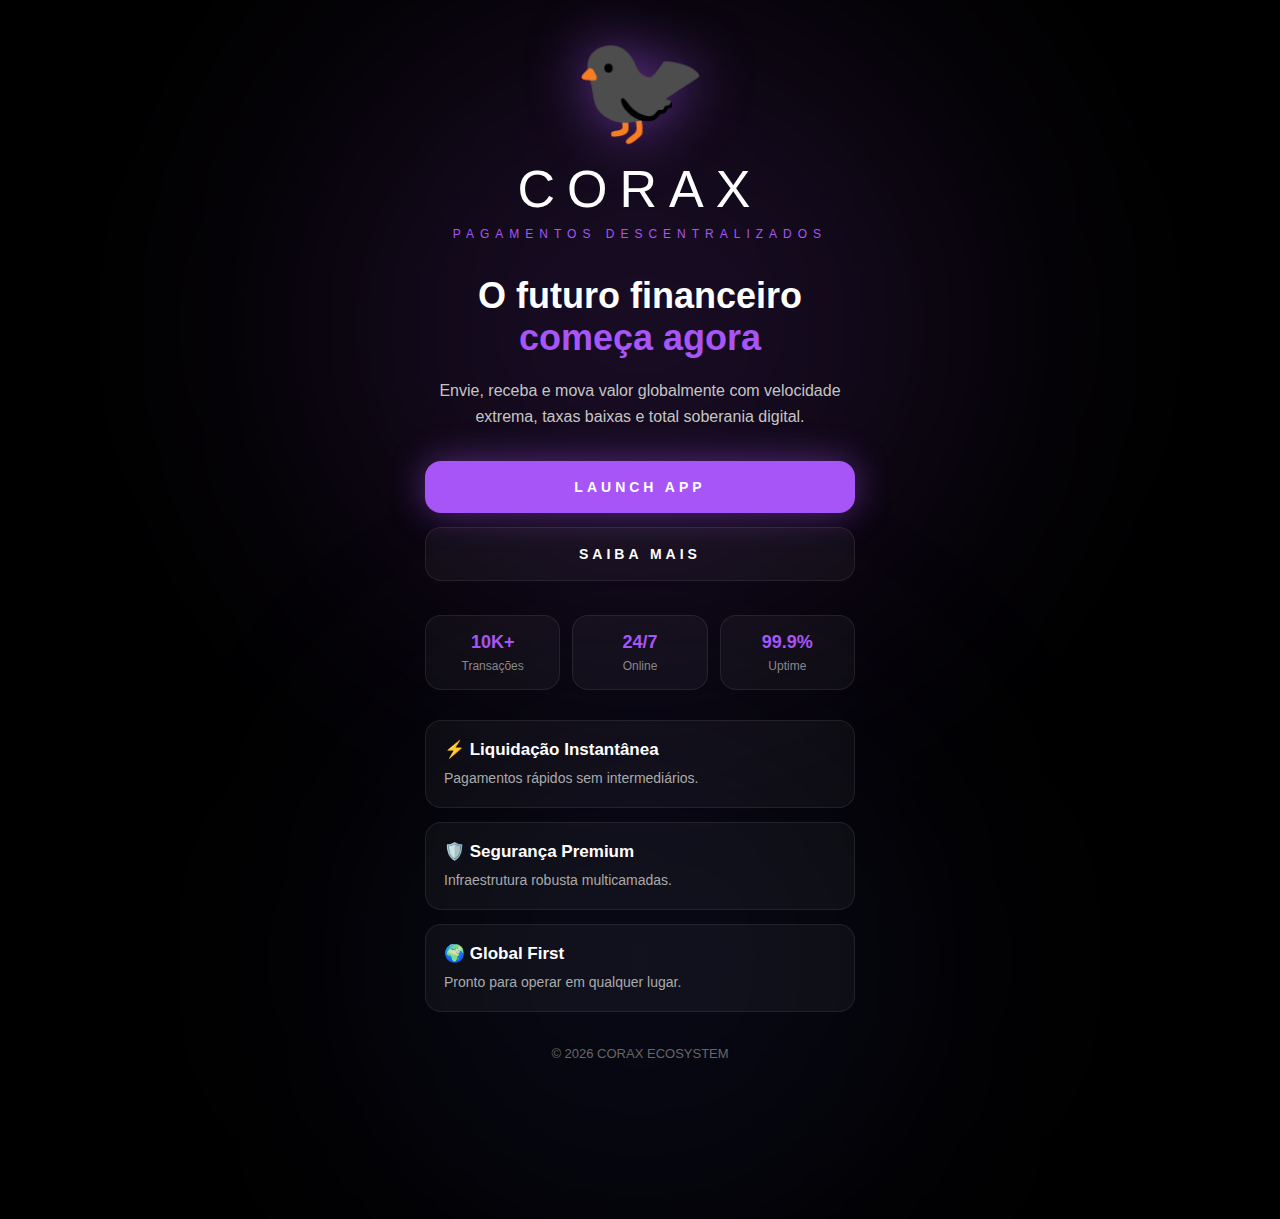
<file: index.html>
<!DOCTYPE html>
<html lang="pt-BR">
<head>
<meta charset="UTF-8">
<meta name="viewport" content="width=device-width, initial-scale=1.0">

<title>CORAX | Pagamentos Descentralizados</title>
<meta name="description" content="Infraestrutura premium para pagamentos descentralizados globais.">

<style>
*{
margin:0;
padding:0;
box-sizing:border-box;
}

html{
scroll-behavior:smooth;
}

body{
font-family:Arial, Helvetica, sans-serif;
background:#000;
color:#fff;
overflow-x:hidden;
}

/* HERO */

.hero{
min-height:100vh;
display:flex;
justify-content:center;
align-items:center;
padding:24px;
position:relative;
}

/* BACKGROUND */

.glow-one,
.glow-two{
position:absolute;
border-radius:50%;
filter:blur(140px);
}

.glow-one{
width:650px;
height:650px;
background:rgba(168,85,247,.14);
top:0;
left:50%;
transform:translateX(-50%);
animation:pulse 8s infinite ease-in-out;
}

.glow-two{
width:520px;
height:520px;
background:rgba(99,102,241,.10);
bottom:-120px;
left:50%;
transform:translateX(-50%);
animation:pulse 10s infinite ease-in-out;
}

@keyframes pulse{
0%{transform:translateX(-50%) scale(1);}
50%{transform:translateX(-50%) scale(1.15);}
100%{transform:translateX(-50%) scale(1);}
}

.wrap{
width:100%;
max-width:430px;
text-align:center;
position:relative;
z-index:2;
animation:fadeUp 1s ease;
}

@keyframes fadeUp{
from{
opacity:0;
transform:translateY(35px);
}
to{
opacity:1;
transform:translateY(0);
}
}

/* LOGO */

.logo{
font-size:110px;
filter:drop-shadow(0 0 28px rgba(168,85,247,.55));
animation:float 4s ease-in-out infinite;
}

@keyframes float{
0%{transform:translateY(0);}
50%{transform:translateY(-10px);}
100%{transform:translateY(0);}
}

.brand{
margin-top:6px;
font-size:52px;
font-weight:300;
letter-spacing:12px;
}

.tag{
margin-top:8px;
font-size:12px;
letter-spacing:6px;
color:#a855f7;
}

/* TEXT */

.headline{
margin-top:34px;
font-size:36px;
line-height:1.18;
font-weight:700;
}

.headline span{
color:#a855f7;
}

.sub{
margin-top:18px;
font-size:16px;
line-height:1.6;
color:#c5c5c5;
}

/* BUTTONS */

.actions{
margin-top:32px;
display:grid;
gap:14px;
}

.btn{
padding:18px;
border:none;
border-radius:16px;
font-size:14px;
font-weight:700;
letter-spacing:4px;
cursor:pointer;
transition:.3s;
}

.primary{
background:#a855f7;
color:#fff;
box-shadow:0 0 35px rgba(168,85,247,.45);
}

.primary:hover{
transform:translateY(-4px);
box-shadow:0 0 50px rgba(168,85,247,.7);
}

.secondary{
background:rgba(255,255,255,.04);
border:1px solid rgba(255,255,255,.08);
color:#fff;
}

.secondary:hover{
border-color:#a855f7;
}

/* STATS */

.stats{
margin-top:34px;
display:grid;
grid-template-columns:repeat(3,1fr);
gap:12px;
}

.stat{
padding:16px;
border-radius:16px;
background:rgba(255,255,255,.04);
border:1px solid rgba(255,255,255,.08);
}

.stat h3{
font-size:18px;
color:#a855f7;
}

.stat p{
font-size:12px;
margin-top:6px;
color:#888;
}

/* FEATURES */

.features{
margin-top:30px;
display:grid;
gap:14px;
}

.feature{
text-align:left;
padding:18px;
border-radius:16px;
background:rgba(255,255,255,.04);
border:1px solid rgba(255,255,255,.08);
}

.feature h4{
font-size:17px;
margin-bottom:8px;
}

.feature p{
font-size:14px;
line-height:1.5;
color:#aaa;
}

/* FOOTER */

footer{
margin-top:34px;
padding-bottom:14px;
font-size:13px;
color:#666;
}

@media(max-width:480px){

.logo{
font-size:90px;
}

.brand{
font-size:42px;
letter-spacing:8px;
}

.headline{
font-size:30px;
}

.stats{
grid-template-columns:1fr;
}

}
</style>
</head>

<body>

<section class="hero">

<div class="glow-one"></div>
<div class="glow-two"></div>

<div class="wrap">

<div class="logo">🐦‍⬛</div>

<h1 class="brand">CORAX</h1>
<p class="tag">PAGAMENTOS DESCENTRALIZADOS</p>

<h2 class="headline">
O futuro financeiro <span>começa agora</span>
</h2>

<p class="sub">
Envie, receba e mova valor globalmente com velocidade extrema, taxas baixas e total soberania digital.
</p>

<div class="actions">
<button class="btn primary" onclick="goLogin()">LAUNCH APP</button>
<button class="btn secondary" onclick="goInfo()">SAIBA MAIS</button>
</div>

<div class="stats">

<div class="stat">
<h3>10K+</h3>
<p>Transações</p>
</div>

<div class="stat">
<h3>24/7</h3>
<p>Online</p>
</div>

<div class="stat">
<h3>99.9%</h3>
<p>Uptime</p>
</div>

</div>

<div class="features" id="info">

<div class="feature">
<h4>⚡ Liquidação Instantânea</h4>
<p>Pagamentos rápidos sem intermediários.</p>
</div>

<div class="feature">
<h4>🛡️ Segurança Premium</h4>
<p>Infraestrutura robusta multicamadas.</p>
</div>

<div class="feature">
<h4>🌍 Global First</h4>
<p>Pronto para operar em qualquer lugar.</p>
</div>

</div>

<footer>
© 2026 CORAX ECOSYSTEM
</footer>

</div>

</section>

<script>
function goLogin(){
window.location.href='login.html';
}

function goInfo(){
document.getElementById('info').scrollIntoView({
behavior:'smooth'
});
}
</script>

</body>
</html>
</file>
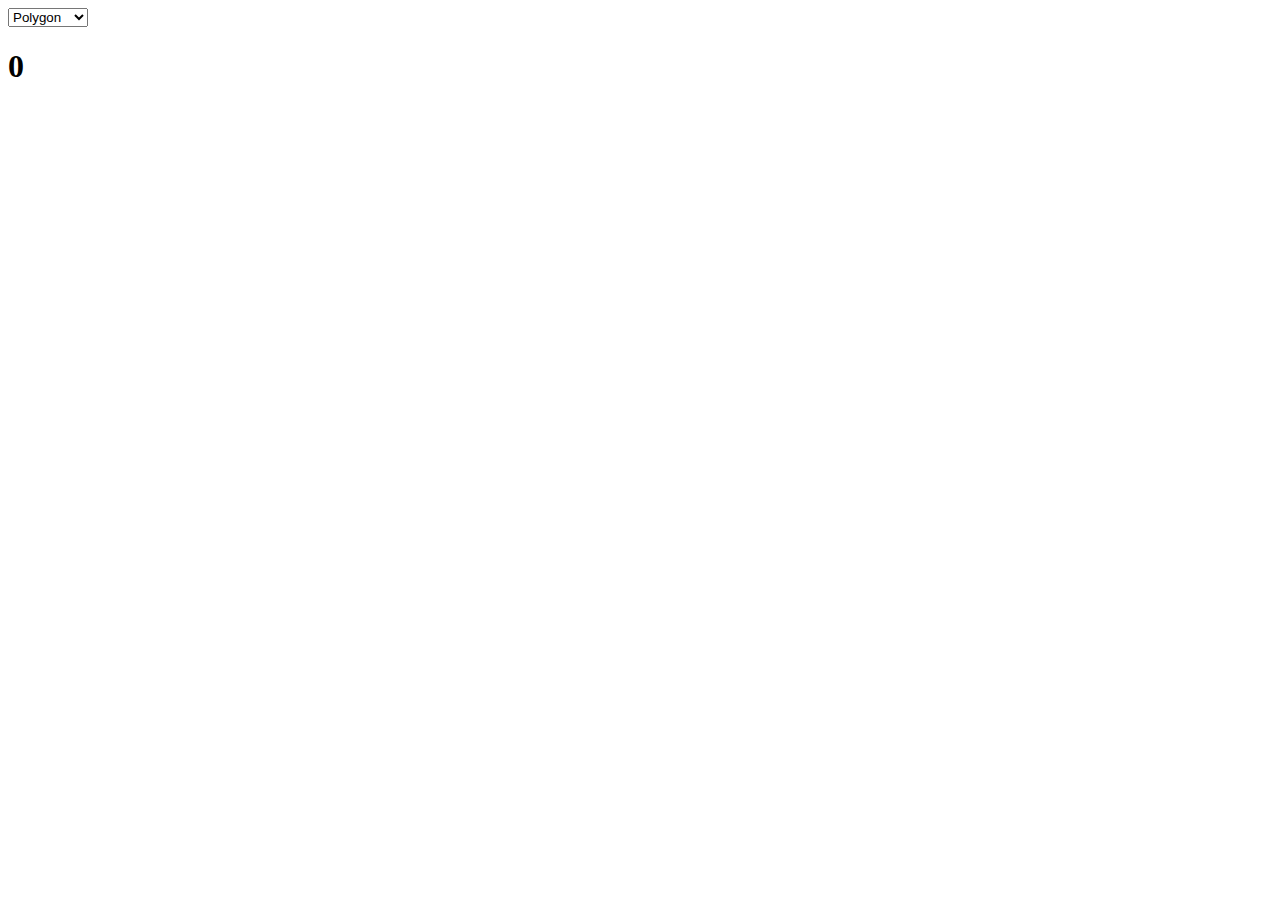
<file: dashboard.html>
<html>

<body>

<select id="network" onchange="switchNetwork()">

<option value="polygon">Polygon</option>

<option value="ethereum">Ethereum</option>

<option value="bsc">BNB</option>

</select>

<h1 id="balance">0</h1>

<script src="app.js" type="module"></script>

</body>

</html>
</file>
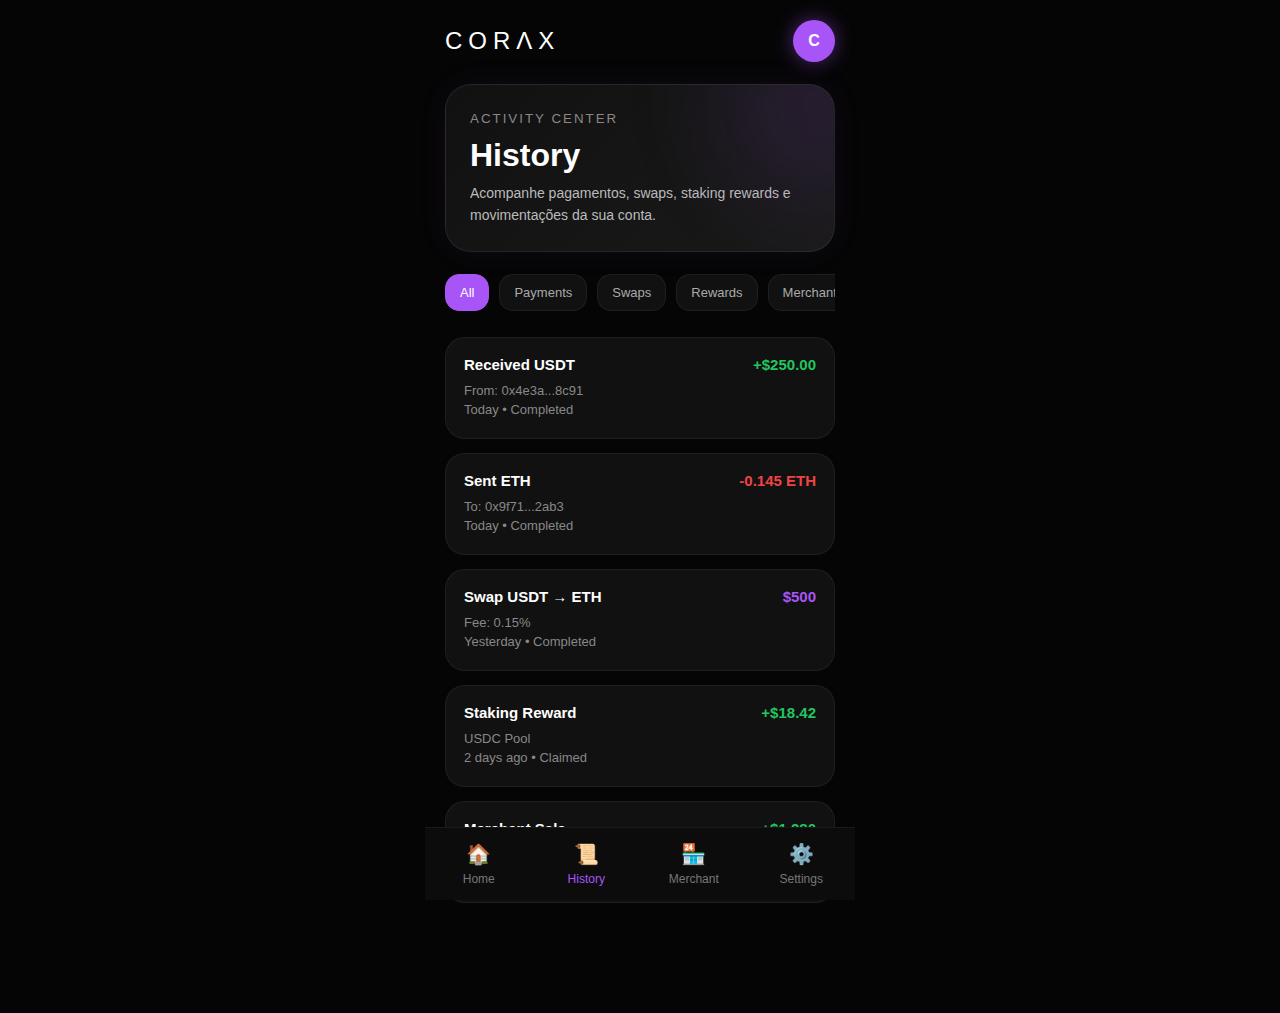
<file: history.html>
<!DOCTYPE html>
<html lang="pt-BR">
<head>
<meta charset="UTF-8">
<meta name="viewport" content="width=device-width, initial-scale=1.0">

<title>CORΛX History</title>

<style>
*{
margin:0;
padding:0;
box-sizing:border-box;
}

body{
font-family:Arial, Helvetica, sans-serif;
background:#050505;
color:#fff;
}

.wrapper{
max-width:430px;
margin:auto;
min-height:100vh;
padding:20px 20px 110px;
}

/* TOP */

.top{
display:flex;
justify-content:space-between;
align-items:center;
margin-bottom:22px;
}

.brand{
font-size:24px;
letter-spacing:6px;
font-weight:300;
}

.user{
width:42px;
height:42px;
border-radius:50%;
background:#a855f7;
display:flex;
justify-content:center;
align-items:center;
font-weight:bold;
box-shadow:0 0 20px rgba(168,85,247,.45);
}

/* HERO */

.hero{
background:linear-gradient(135deg,#111,#1a1a1a);
border-radius:26px;
padding:24px;
border:1px solid rgba(255,255,255,.08);
box-shadow:0 0 30px rgba(168,85,247,.08);
margin-bottom:22px;
position:relative;
overflow:hidden;
}

.hero::after{
content:"";
position:absolute;
width:180px;
height:180px;
background:rgba(168,85,247,.12);
border-radius:50%;
top:-70px;
right:-70px;
filter:blur(50px);
}

.hero small{
color:#888;
letter-spacing:2px;
}

.hero h1{
font-size:32px;
margin-top:10px;
}

.hero p{
margin-top:8px;
font-size:14px;
color:#bbb;
line-height:1.6;
}

/* FILTERS */

.filters{
display:flex;
gap:10px;
overflow:auto;
padding-bottom:8px;
margin-bottom:18px;
}

.filter{
padding:10px 14px;
border-radius:14px;
background:#111;
border:1px solid rgba(255,255,255,.06);
font-size:13px;
white-space:nowrap;
cursor:pointer;
color:#aaa;
}

.filter.active{
background:#a855f7;
color:#fff;
border-color:#a855f7;
}

/* LIST */

.list{
display:grid;
gap:14px;
}

.item{
background:#111;
border-radius:20px;
padding:18px;
border:1px solid rgba(255,255,255,.06);
}

.row{
display:flex;
justify-content:space-between;
align-items:center;
}

.title{
font-size:15px;
font-weight:700;
}

.amount{
font-size:15px;
font-weight:700;
}

.green{
color:#22c55e;
}

.red{
color:#ef4444;
}

.purple{
color:#a855f7;
}

.meta{
margin-top:8px;
font-size:13px;
color:#888;
line-height:1.5;
}

/* NAV */

.nav{
position:fixed;
bottom:0;
left:50%;
transform:translateX(-50%);
width:430px;
max-width:100%;
background:#0c0c0c;
border-top:1px solid rgba(255,255,255,.06);
display:grid;
grid-template-columns:repeat(4,1fr);
padding:14px 0;
}

.nav div{
text-align:center;
font-size:12px;
color:#777;
cursor:pointer;
}

.nav span{
display:block;
font-size:20px;
margin-bottom:6px;
}

.active-nav{
color:#a855f7 !important;
}
</style>
</head>

<body>

<div class="wrapper">

<div class="top">
<div class="brand">CORΛX</div>
<div class="user">C</div>
</div>

<div class="hero">
<small>ACTIVITY CENTER</small>
<h1>History</h1>
<p>
Acompanhe pagamentos, swaps, staking rewards e movimentações da sua conta.
</p>
</div>

<div class="filters">
<div class="filter active">All</div>
<div class="filter">Payments</div>
<div class="filter">Swaps</div>
<div class="filter">Rewards</div>
<div class="filter">Merchant</div>
</div>

<div class="list">

<div class="item">
<div class="row">
<div class="title">Received USDT</div>
<div class="amount green">+$250.00</div>
</div>
<div class="meta">
From: 0x4e3a...8c91<br>
Today • Completed
</div>
</div>

<div class="item">
<div class="row">
<div class="title">Sent ETH</div>
<div class="amount red">-0.145 ETH</div>
</div>
<div class="meta">
To: 0x9f71...2ab3<br>
Today • Completed
</div>
</div>

<div class="item">
<div class="row">
<div class="title">Swap USDT → ETH</div>
<div class="amount purple">$500</div>
</div>
<div class="meta">
Fee: 0.15%<br>
Yesterday • Completed
</div>
</div>

<div class="item">
<div class="row">
<div class="title">Staking Reward</div>
<div class="amount green">+$18.42</div>
</div>
<div class="meta">
USDC Pool<br>
2 days ago • Claimed
</div>
</div>

<div class="item">
<div class="row">
<div class="title">Merchant Sale</div>
<div class="amount green">+$1,280</div>
</div>
<div class="meta">
Order #CX1294<br>
3 days ago • Settled
</div>
</div>

</div>

</div>

<div class="nav">
<div onclick="goHome()"><span>🏠</span>Home</div>
<div class="active-nav" onclick="goHistory()"><span>📜</span>History</div>
<div onclick="goMerchant()"><span>🏪</span>Merchant</div>
<div onclick="goSettings()"><span>⚙️</span>Settings</div>
</div>

<script>
function goHome(){
window.location.href='app.html';
}

function goHistory(){
window.location.href='history.html';
}

function goMerchant(){
window.location.href='merchant.html';
}

function goSettings(){
window.location.href='settings.html';
}
</script>

</body>
</html>
</file>
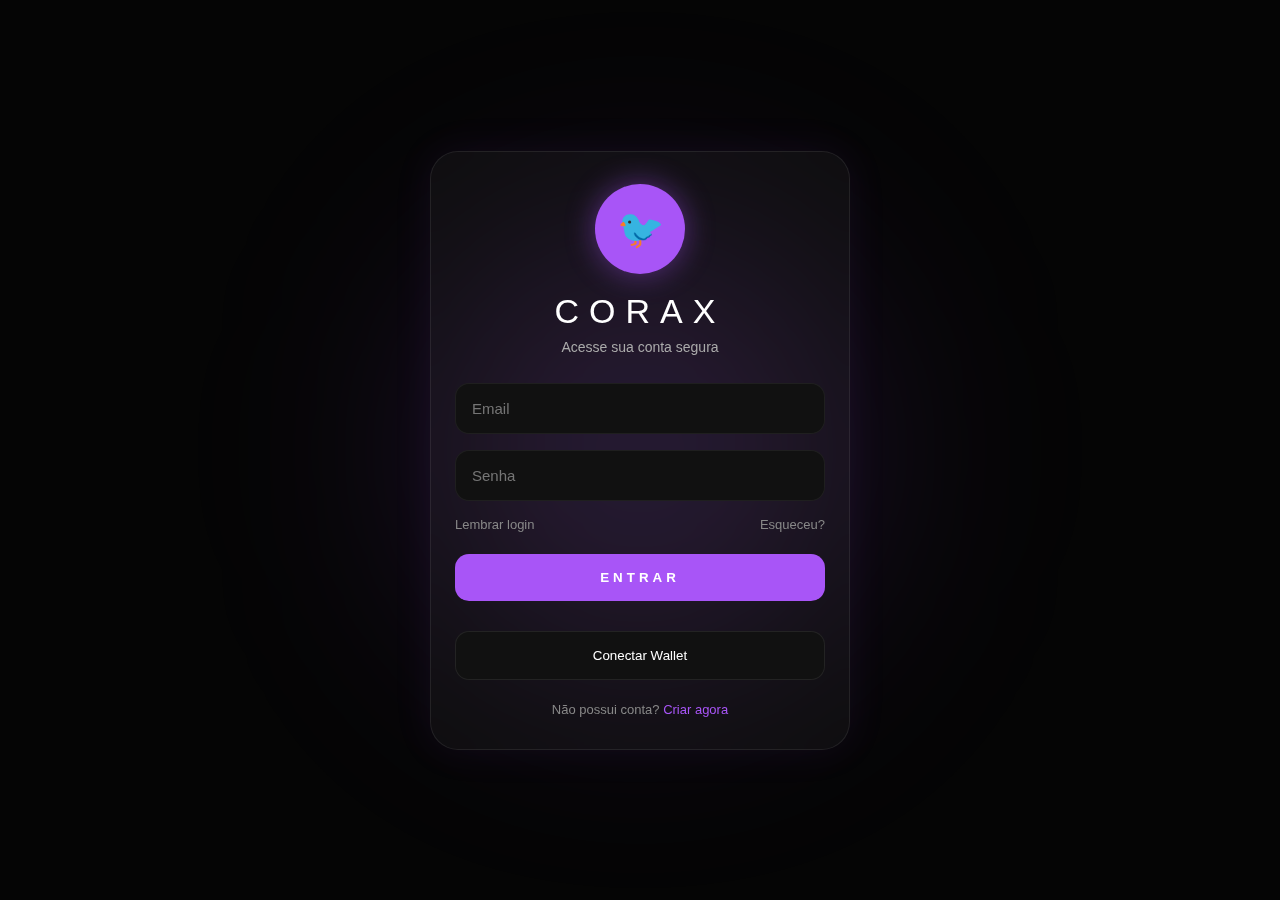
<file: login.html>
<!DOCTYPE html>
<html lang="pt-BR">
<head>
<meta charset="UTF-8">
<meta name="viewport" content="width=device-width, initial-scale=1.0">

<title>CORAX Login</title>

<style>
*{
    margin:0;
    padding:0;
    box-sizing:border-box;
}

body{
    font-family:Arial, Helvetica, sans-serif;
    background:#050505;
    color:#fff;
    min-height:100vh;
    display:flex;
    justify-content:center;
    align-items:center;
    padding:20px;
    overflow:hidden;
}

/* BACKGROUND GLOW */

.glow{
    position:absolute;
    width:420px;
    height:420px;
    background:rgba(168,85,247,.18);
    border-radius:50%;
    filter:blur(120px);
    animation:pulse 6s ease-in-out infinite;
}

@keyframes pulse{
    0%{transform:scale(1);}
    50%{transform:scale(1.15);}
    100%{transform:scale(1);}
}

/* CARD */

.card{
    position:relative;
    z-index:2;
    width:100%;
    max-width:420px;
    background:rgba(255,255,255,.04);
    border:1px solid rgba(255,255,255,.08);
    backdrop-filter:blur(14px);
    border-radius:28px;
    padding:32px 24px;
    box-shadow:0 0 40px rgba(168,85,247,.08);
    animation:fadeUp 1s ease;
}

@keyframes fadeUp{
    from{
        opacity:0;
        transform:translateY(40px);
    }
    to{
        opacity:1;
        transform:translateY(0);
    }
}

/* HEADER */

.logo{
    width:90px;
    height:90px;
    margin:auto;
    border-radius:50%;
    background:#a855f7;
    display:flex;
    justify-content:center;
    align-items:center;
    font-size:38px;
    box-shadow:0 0 30px rgba(168,85,247,.45);
}

.brand{
    text-align:center;
    margin-top:18px;
    font-size:34px;
    letter-spacing:10px;
    font-weight:300;
}

.sub{
    text-align:center;
    margin-top:8px;
    color:#aaa;
    font-size:14px;
}

/* FORM */

.form{
    margin-top:28px;
    display:grid;
    gap:16px;
}

.input{
    width:100%;
    padding:16px;
    border:none;
    border-radius:14px;
    background:#111;
    color:#fff;
    outline:none;
    border:1px solid rgba(255,255,255,.06);
    font-size:15px;
}

.input:focus{
    border-color:#a855f7;
}

.row{
    display:flex;
    justify-content:space-between;
    font-size:13px;
    color:#888;
}

.btn{
    margin-top:6px;
    width:100%;
    padding:16px;
    border:none;
    border-radius:14px;
    background:#a855f7;
    color:#fff;
    font-weight:700;
    letter-spacing:4px;
    cursor:pointer;
    transition:.3s;
}

.btn:hover{
    transform:translateY(-3px);
    box-shadow:0 0 28px rgba(168,85,247,.55);
}

/* WALLET */

.wallet-btn{
    margin-top:14px;
    width:100%;
    padding:16px;
    border-radius:14px;
    border:1px solid rgba(255,255,255,.08);
    background:#111;
    color:#fff;
    cursor:pointer;
    transition:.3s;
}

.wallet-btn:hover{
    border-color:#a855f7;
}

/* FOOT */

.foot{
    margin-top:22px;
    text-align:center;
    font-size:13px;
    color:#888;
}

.foot a{
    color:#a855f7;
    text-decoration:none;
}
</style>
</head>

<body>

<div class="glow"></div>

<div class="card">

<div class="logo">🐦</div>

<h1 class="brand">CORAX</h1>
<p class="sub">Acesse sua conta segura</p>

<div class="form">

<input type="email" class="input" placeholder="Email">

<input type="password" class="input" placeholder="Senha">

<div class="row">
<span>Lembrar login</span>
<span>Esqueceu?</span>
</div>

<button class="btn" onclick="login()">ENTRAR</button>

<button class="wallet-btn" onclick="wallet()">
Conectar Wallet
</button>

</div>

<div class="foot">
Não possui conta? <a href="#">Criar agora</a>
</div>

</div>

<script>
function login(){
    window.location.href='app.html';
}

function wallet(){
    alert('Wallet Connect em breve.');
}
</script>

</body>
</html>
</file>
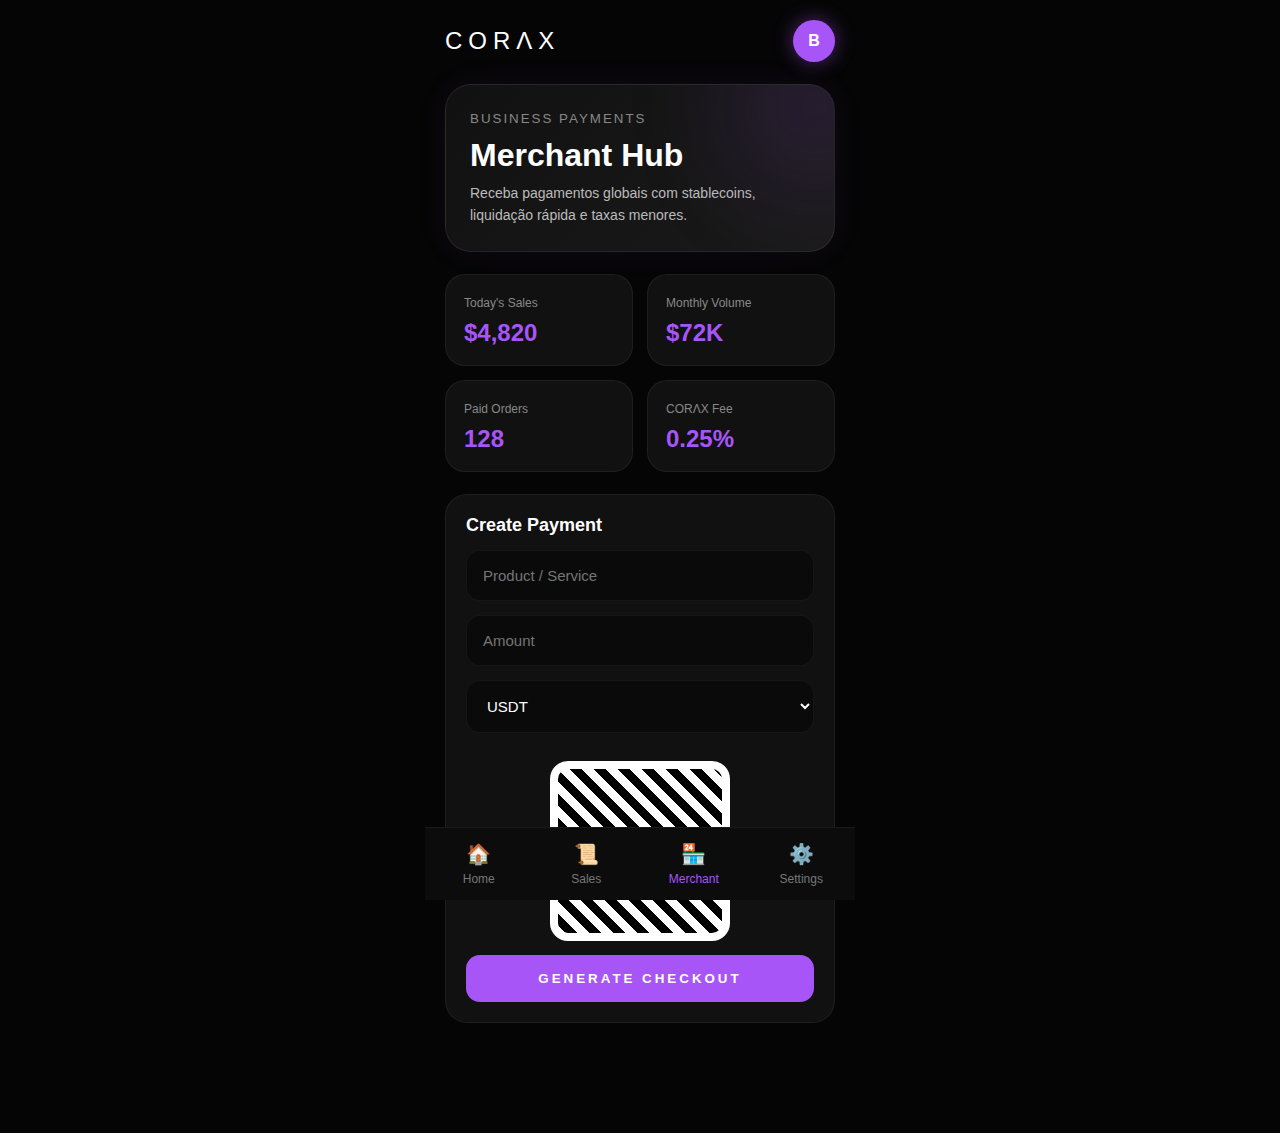
<file: merchant.html>
<!DOCTYPE html>
<html lang="pt-BR">
<head>
<meta charset="UTF-8">
<meta name="viewport" content="width=device-width, initial-scale=1.0">

<title>CORΛX Merchant</title>

<style>
*{
margin:0;
padding:0;
box-sizing:border-box;
}

body{
font-family:Arial, Helvetica, sans-serif;
background:#050505;
color:#fff;
}

.wrapper{
max-width:430px;
margin:auto;
min-height:100vh;
padding:20px 20px 110px;
}

/* TOP */

.top{
display:flex;
justify-content:space-between;
align-items:center;
margin-bottom:22px;
}

.brand{
font-size:24px;
letter-spacing:6px;
font-weight:300;
}

.user{
width:42px;
height:42px;
border-radius:50%;
background:#a855f7;
display:flex;
justify-content:center;
align-items:center;
font-weight:bold;
box-shadow:0 0 20px rgba(168,85,247,.45);
}

/* HERO */

.hero{
background:linear-gradient(135deg,#111,#1a1a1a);
border-radius:26px;
padding:24px;
border:1px solid rgba(255,255,255,.08);
box-shadow:0 0 30px rgba(168,85,247,.08);
position:relative;
overflow:hidden;
}

.hero::after{
content:"";
position:absolute;
width:180px;
height:180px;
background:rgba(168,85,247,.12);
border-radius:50%;
top:-70px;
right:-70px;
filter:blur(50px);
}

.hero small{
color:#888;
letter-spacing:2px;
}

.hero h1{
font-size:32px;
margin-top:10px;
}

.hero p{
margin-top:8px;
font-size:14px;
color:#bbb;
line-height:1.6;
}

/* STATS */

.stats{
display:grid;
grid-template-columns:repeat(2,1fr);
gap:14px;
margin-top:22px;
}

.card{
background:#111;
border-radius:20px;
padding:18px;
border:1px solid rgba(255,255,255,.06);
}

.card small{
color:#888;
font-size:12px;
}

.card h3{
margin-top:8px;
font-size:24px;
color:#a855f7;
}

/* CHECKOUT */

.box{
margin-top:22px;
background:#111;
border-radius:22px;
padding:20px;
border:1px solid rgba(255,255,255,.06);
}

.box h2{
font-size:18px;
margin-bottom:14px;
}

.input,
.select{
width:100%;
padding:16px;
border:none;
outline:none;
border-radius:14px;
background:#0a0a0a;
color:#fff;
font-size:15px;
margin-bottom:14px;
border:1px solid rgba(255,255,255,.05);
}

.qr{
width:180px;
height:180px;
margin:14px auto;
border-radius:18px;
background:
linear-gradient(45deg,#fff 25%,#000 25%,#000 50%,#fff 50%,#fff 75%,#000 75%,#000);
background-size:24px 24px;
border:8px solid #fff;
}

.btn{
width:100%;
padding:16px;
border:none;
border-radius:14px;
background:#a855f7;
color:#fff;
font-weight:700;
letter-spacing:3px;
cursor:pointer;
transition:.3s;
}

.btn:hover{
transform:translateY(-3px);
box-shadow:0 0 24px rgba(168,85,247,.45);
}

/* NAV */

.nav{
position:fixed;
bottom:0;
left:50%;
transform:translateX(-50%);
width:430px;
max-width:100%;
background:#0c0c0c;
border-top:1px solid rgba(255,255,255,.06);
display:grid;
grid-template-columns:repeat(4,1fr);
padding:14px 0;
}

.nav div{
text-align:center;
font-size:12px;
color:#777;
cursor:pointer;
}

.nav span{
display:block;
font-size:20px;
margin-bottom:6px;
}

.active{
color:#a855f7 !important;
}
</style>
</head>

<body>

<div class="wrapper">

<div class="top">
<div class="brand">CORΛX</div>
<div class="user">B</div>
</div>

<div class="hero">
<small>BUSINESS PAYMENTS</small>
<h1>Merchant Hub</h1>
<p>
Receba pagamentos globais com stablecoins, liquidação rápida e taxas menores.
</p>
</div>

<div class="stats">

<div class="card">
<small>Today's Sales</small>
<h3>$4,820</h3>
</div>

<div class="card">
<small>Monthly Volume</small>
<h3>$72K</h3>
</div>

<div class="card">
<small>Paid Orders</small>
<h3>128</h3>
</div>

<div class="card">
<small>CORΛX Fee</small>
<h3>0.25%</h3>
</div>

</div>

<div class="box">

<h2>Create Payment</h2>

<input type="text" class="input" placeholder="Product / Service">

<input type="number" class="input" placeholder="Amount">

<select class="select">
<option>USDT</option>
<option>USDC</option>
<option>ETH</option>
<option>BNB</option>
</select>

<div class="qr"></div>

<button class="btn" onclick="createCharge()">
GENERATE CHECKOUT
</button>

</div>

</div>

<div class="nav">
<div onclick="goHome()"><span>🏠</span>Home</div>
<div onclick="goHistory()"><span>📜</span>Sales</div>
<div class="active" onclick="goMerchant()"><span>🏪</span>Merchant</div>
<div onclick="goSettings()"><span>⚙️</span>Settings</div>
</div>

<script>
function createCharge(){
alert('Checkout CORΛX gerado com sucesso.');
}

function goHome(){
window.location.href='app.html';
}

function goHistory(){
window.location.href='history.html';
}

function goMerchant(){
window.location.href='merchant.html';
}

function goSettings(){
window.location.href='settings.html';
}
</script>

</body>
</html>
</file>
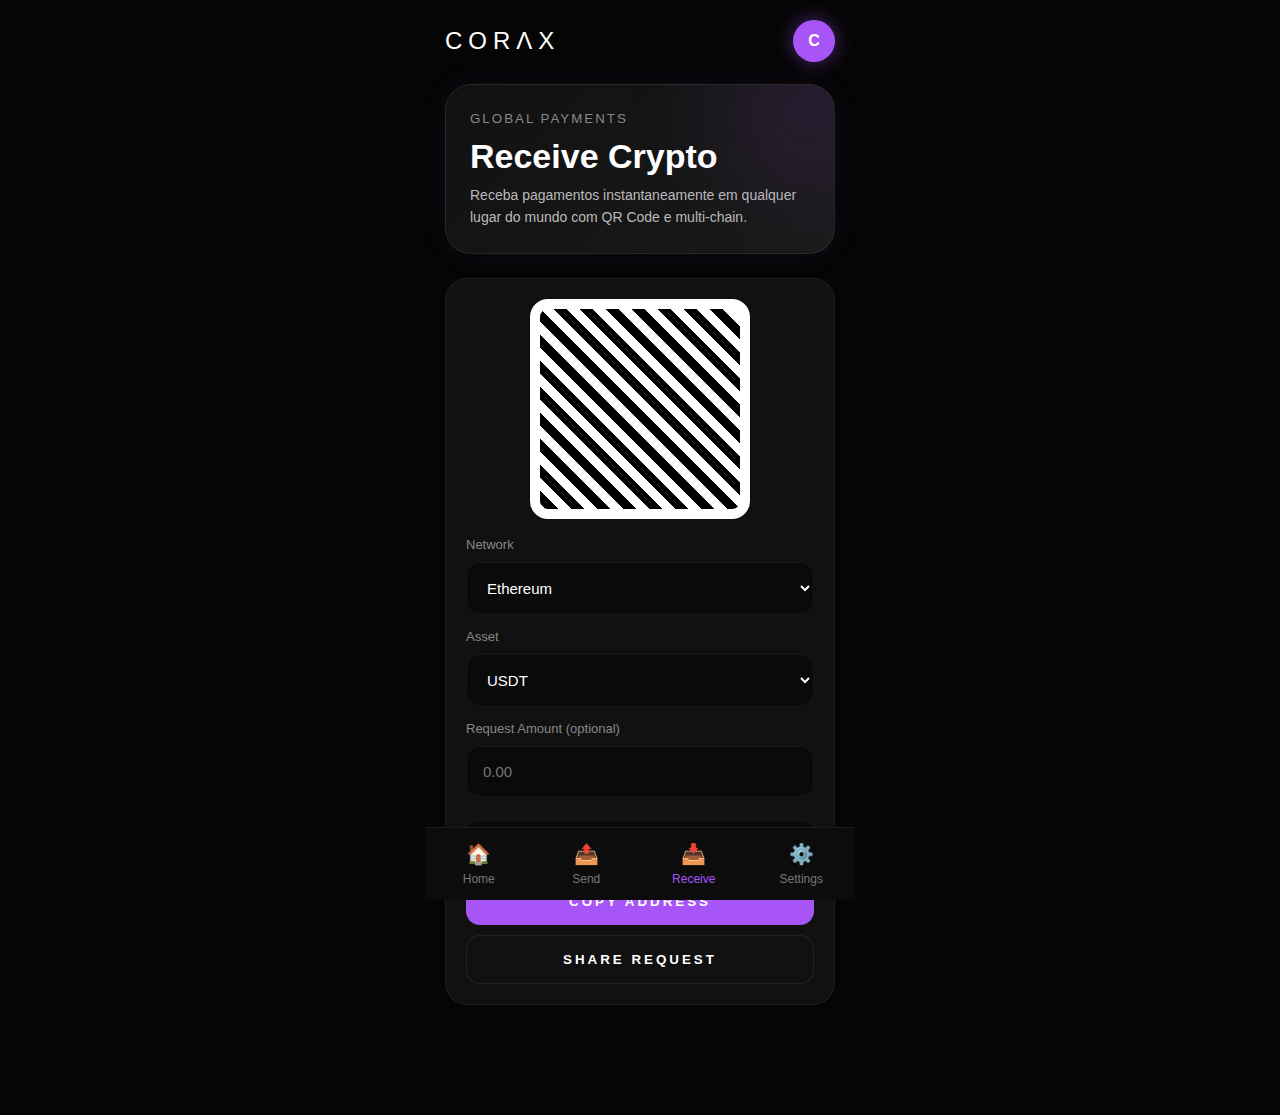
<file: receive.html>
<!DOCTYPE html>
<html lang="pt-BR">
<head>
<meta charset="UTF-8">
<meta name="viewport" content="width=device-width, initial-scale=1.0">

<title>CORΛX Receive</title>

<style>
*{
margin:0;
padding:0;
box-sizing:border-box;
}

body{
font-family:Arial, Helvetica, sans-serif;
background:#050505;
color:#fff;
}

.wrapper{
max-width:430px;
margin:auto;
min-height:100vh;
padding:20px 20px 110px;
}

/* TOP */

.top{
display:flex;
justify-content:space-between;
align-items:center;
margin-bottom:22px;
}

.brand{
font-size:24px;
letter-spacing:6px;
font-weight:300;
}

.user{
width:42px;
height:42px;
border-radius:50%;
background:#a855f7;
display:flex;
justify-content:center;
align-items:center;
font-weight:bold;
box-shadow:0 0 20px rgba(168,85,247,.45);
}

/* HERO */

.hero{
background:linear-gradient(135deg,#111,#1a1a1a);
border-radius:26px;
padding:24px;
border:1px solid rgba(255,255,255,.08);
box-shadow:0 0 30px rgba(168,85,247,.08);
position:relative;
overflow:hidden;
}

.hero::after{
content:"";
position:absolute;
width:180px;
height:180px;
background:rgba(168,85,247,.12);
border-radius:50%;
top:-70px;
right:-70px;
filter:blur(50px);
}

.hero small{
color:#888;
letter-spacing:2px;
}

.hero h1{
font-size:34px;
margin-top:10px;
}

.hero p{
margin-top:8px;
font-size:14px;
color:#bbb;
line-height:1.6;
}

/* BOX */

.box{
margin-top:24px;
background:#111;
border-radius:22px;
padding:20px;
border:1px solid rgba(255,255,255,.06);
text-align:center;
}

.qr{
width:220px;
height:220px;
margin:0 auto 18px;
border-radius:18px;
background:
linear-gradient(45deg,#fff 25%,#000 25%,#000 50%,#fff 50%,#fff 75%,#000 75%,#000);
background-size:26px 26px;
border:10px solid #fff;
}

.label{
font-size:13px;
color:#888;
margin-bottom:10px;
text-align:left;
}

.select,
.input{
width:100%;
padding:16px;
border:none;
outline:none;
border-radius:14px;
background:#0a0a0a;
color:#fff;
font-size:15px;
margin-bottom:14px;
border:1px solid rgba(255,255,255,.05);
}

.address{
padding:14px;
border-radius:14px;
background:#0a0a0a;
font-size:13px;
word-break:break-all;
margin-top:10px;
color:#bbb;
}

.btn{
margin-top:14px;
width:100%;
padding:16px;
border:none;
border-radius:14px;
background:#a855f7;
color:#fff;
font-weight:700;
letter-spacing:3px;
cursor:pointer;
transition:.3s;
}

.btn:hover{
transform:translateY(-3px);
box-shadow:0 0 24px rgba(168,85,247,.45);
}

/* NAV */

.nav{
position:fixed;
bottom:0;
left:50%;
transform:translateX(-50%);
width:430px;
max-width:100%;
background:#0c0c0c;
border-top:1px solid rgba(255,255,255,.06);
display:grid;
grid-template-columns:repeat(4,1fr);
padding:14px 0;
}

.nav div{
text-align:center;
font-size:12px;
color:#777;
cursor:pointer;
}

.nav span{
display:block;
font-size:20px;
margin-bottom:6px;
}

.active{
color:#a855f7 !important;
}
</style>
</head>

<body>

<div class="wrapper">

<div class="top">
<div class="brand">CORΛX</div>
<div class="user">C</div>
</div>

<div class="hero">
<small>GLOBAL PAYMENTS</small>
<h1>Receive Crypto</h1>
<p>
Receba pagamentos instantaneamente em qualquer lugar do mundo com QR Code e multi-chain.
</p>
</div>

<div class="box">

<div class="qr"></div>

<div class="label">Network</div>
<select class="select">
<option>Ethereum</option>
<option>BNB Chain</option>
<option>Polygon</option>
<option>Base</option>
<option>Tron</option>
</select>

<div class="label">Asset</div>
<select class="select">
<option>USDT</option>
<option>USDC</option>
<option>ETH</option>
<option>BNB</option>
</select>

<div class="label">Request Amount (optional)</div>
<input type="number" class="input" placeholder="0.00">

<div class="address" id="walletAddress">
0x8d3f91a2b5e67c4d8fa1b34ce9d7a221fbc09217
</div>

<button class="btn" onclick="copyWallet()">
COPY ADDRESS
</button>

<button class="btn" onclick="shareRequest()" style="background:#111;border:1px solid rgba(255,255,255,.08);margin-top:10px;">
SHARE REQUEST
</button>

</div>

</div>

<div class="nav">
<div onclick="goHome()"><span>🏠</span>Home</div>
<div onclick="goSend()"><span>📤</span>Send</div>
<div class="active" onclick="goReceive()"><span>📥</span>Receive</div>
<div onclick="goSettings()"><span>⚙️</span>Settings</div>
</div>

<script>
function copyWallet(){
const text = document.getElementById('walletAddress').innerText;
navigator.clipboard.writeText(text);
alert('Endereço copiado.');
}

function shareRequest(){
alert('Link de pagamento CORΛX compartilhado.');
}

function goHome(){
window.location.href='app.html';
}

function goSend(){
window.location.href='send.html';
}

function goReceive(){
window.location.href='receive.html';
}

function goSettings(){
window.location.href='settings.html';
}
</script>

</body>
</html>
</file>
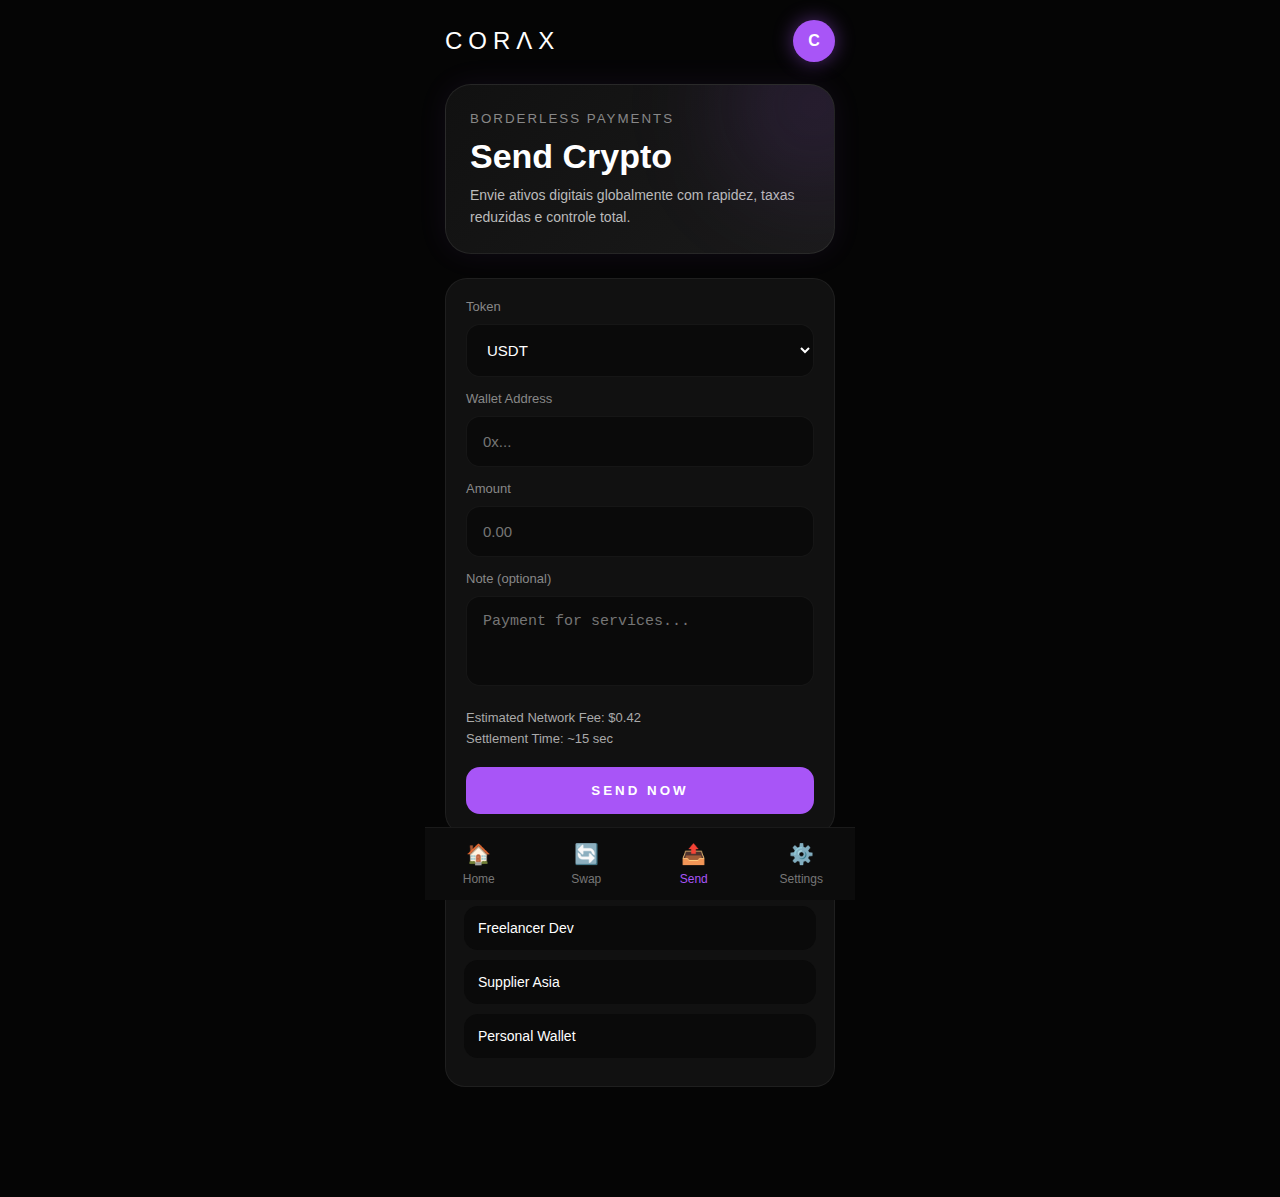
<file: send.html>
<!DOCTYPE html>
<html lang="pt-BR">
<head>
<meta charset="UTF-8">
<meta name="viewport" content="width=device-width, initial-scale=1.0">

<title>CORΛX Send</title>

<style>
*{
margin:0;
padding:0;
box-sizing:border-box;
}

body{
font-family:Arial, Helvetica, sans-serif;
background:#050505;
color:#fff;
}

.wrapper{
max-width:430px;
margin:auto;
min-height:100vh;
padding:20px 20px 110px;
}

/* TOP */

.top{
display:flex;
justify-content:space-between;
align-items:center;
margin-bottom:22px;
}

.brand{
font-size:24px;
letter-spacing:6px;
font-weight:300;
}

.user{
width:42px;
height:42px;
border-radius:50%;
background:#a855f7;
display:flex;
justify-content:center;
align-items:center;
font-weight:bold;
box-shadow:0 0 20px rgba(168,85,247,.45);
}

/* HERO */

.hero{
background:linear-gradient(135deg,#111,#1a1a1a);
border-radius:26px;
padding:24px;
border:1px solid rgba(255,255,255,.08);
box-shadow:0 0 30px rgba(168,85,247,.08);
position:relative;
overflow:hidden;
}

.hero::after{
content:"";
position:absolute;
width:180px;
height:180px;
background:rgba(168,85,247,.12);
border-radius:50%;
top:-70px;
right:-70px;
filter:blur(50px);
}

.hero small{
color:#888;
letter-spacing:2px;
}

.hero h1{
font-size:34px;
margin-top:10px;
}

.hero p{
margin-top:8px;
font-size:14px;
color:#bbb;
line-height:1.6;
}

/* FORM */

.box{
margin-top:24px;
background:#111;
border-radius:22px;
padding:20px;
border:1px solid rgba(255,255,255,.06);
}

.label{
font-size:13px;
color:#888;
margin-bottom:10px;
}

.input,
.select,
.textarea{
width:100%;
padding:16px;
border:none;
outline:none;
border-radius:14px;
background:#0a0a0a;
color:#fff;
font-size:15px;
margin-bottom:14px;
border:1px solid rgba(255,255,255,.05);
}

.textarea{
resize:none;
height:90px;
}

.info{
font-size:13px;
color:#aaa;
line-height:1.6;
margin-top:4px;
}

.btn{
margin-top:18px;
width:100%;
padding:16px;
border:none;
border-radius:14px;
background:#a855f7;
color:#fff;
font-weight:700;
letter-spacing:3px;
cursor:pointer;
transition:.3s;
}

.btn:hover{
transform:translateY(-3px);
box-shadow:0 0 24px rgba(168,85,247,.45);
}

/* QUICK */

.quick{
margin-top:22px;
background:#111;
border-radius:20px;
padding:18px;
border:1px solid rgba(255,255,255,.06);
}

.quick h3{
font-size:16px;
color:#a855f7;
margin-bottom:12px;
}

.contact{
padding:14px;
border-radius:14px;
background:#0a0a0a;
margin-bottom:10px;
font-size:14px;
cursor:pointer;
}

/* NAV */

.nav{
position:fixed;
bottom:0;
left:50%;
transform:translateX(-50%);
width:430px;
max-width:100%;
background:#0c0c0c;
border-top:1px solid rgba(255,255,255,.06);
display:grid;
grid-template-columns:repeat(4,1fr);
padding:14px 0;
}

.nav div{
text-align:center;
font-size:12px;
color:#777;
cursor:pointer;
}

.nav span{
display:block;
font-size:20px;
margin-bottom:6px;
}

.active{
color:#a855f7 !important;
}
</style>
</head>

<body>

<div class="wrapper">

<div class="top">
<div class="brand">CORΛX</div>
<div class="user">C</div>
</div>

<div class="hero">
<small>BORDERLESS PAYMENTS</small>
<h1>Send Crypto</h1>
<p>
Envie ativos digitais globalmente com rapidez, taxas reduzidas e controle total.
</p>
</div>

<div class="box">

<div class="label">Token</div>
<select class="select" id="token">
<option>USDT</option>
<option>USDC</option>
<option>ETH</option>
<option>BNB</option>
<option>MATIC</option>
</select>

<div class="label">Wallet Address</div>
<input type="text" class="input" id="wallet" placeholder="0x...">

<div class="label">Amount</div>
<input type="number" class="input" id="amount" placeholder="0.00">

<div class="label">Note (optional)</div>
<textarea class="textarea" placeholder="Payment for services..."></textarea>

<div class="info">
Estimated Network Fee: $0.42<br>
Settlement Time: ~15 sec
</div>

<button class="btn" onclick="sendNow()">
SEND NOW
</button>

</div>

<div class="quick">
<h3>Recent Contacts</h3>

<div class="contact" onclick="fillWallet('0x4e3a...8c91')">
Freelancer Dev
</div>

<div class="contact" onclick="fillWallet('0x9f71...2ab3')">
Supplier Asia
</div>

<div class="contact" onclick="fillWallet('0x1bc4...7dd2')">
Personal Wallet
</div>

</div>

</div>

<div class="nav">
<div onclick="goHome()"><span>🏠</span>Home</div>
<div onclick="goSwap()"><span>🔄</span>Swap</div>
<div class="active" onclick="goSend()"><span>📤</span>Send</div>
<div onclick="goSettings()"><span>⚙️</span>Settings</div>
</div>

<script>
function sendNow(){

let wallet = document.getElementById('wallet').value;
let amount = document.getElementById('amount').value;
let token = document.getElementById('token').value;

if(wallet === '' || amount === ''){
alert('Preencha os campos.');
return;
}

alert('Transferência de ' + amount + ' ' + token + ' enviada via CORΛX.');
}

function fillWallet(addr){
document.getElementById('wallet').value = addr;
}

function goHome(){
window.location.href='app.html';
}

function goSwap(){
window.location.href='swap.html';
}

function goSend(){
window.location.href='send.html';
}

function goSettings(){
window.location.href='settings.html';
}
</script>

</body>
</html>
</file>
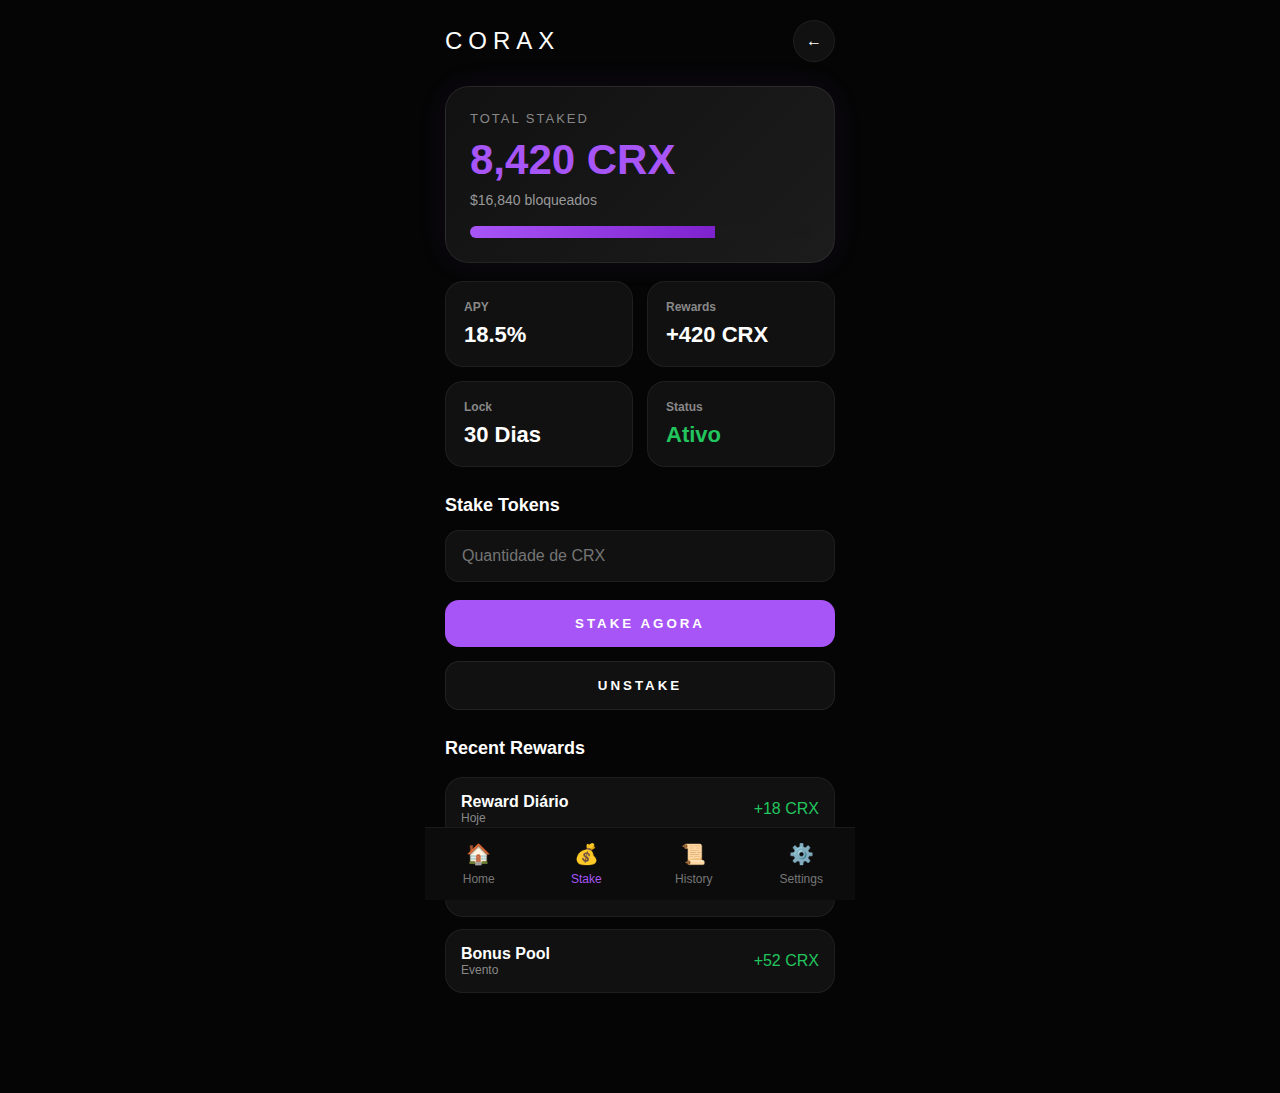
<file: stake.html>
<!DOCTYPE html>
<html lang="pt-BR">
<head>
<meta charset="UTF-8">
<meta name="viewport" content="width=device-width, initial-scale=1.0">

<title>CORAX Stake</title>

<style>
*{
    margin:0;
    padding:0;
    box-sizing:border-box;
}

body{
    font-family:Arial, Helvetica, sans-serif;
    background:#050505;
    color:#fff;
}

.wrapper{
    max-width:430px;
    margin:auto;
    min-height:100vh;
    padding:20px 20px 100px;
}

/* HEADER */

.topbar{
    display:flex;
    justify-content:space-between;
    align-items:center;
    margin-bottom:24px;
}

.brand{
    font-size:24px;
    letter-spacing:6px;
    font-weight:300;
}

.back{
    width:42px;
    height:42px;
    border-radius:50%;
    background:#111;
    display:flex;
    justify-content:center;
    align-items:center;
    border:1px solid rgba(255,255,255,.06);
}

/* CARD */

.card{
    background:linear-gradient(135deg,#111,#1c1c1c);
    border-radius:24px;
    padding:24px;
    border:1px solid rgba(255,255,255,.08);
    box-shadow:0 0 30px rgba(168,85,247,.08);
}

.label{
    color:#888;
    font-size:13px;
    letter-spacing:2px;
}

.big{
    font-size:42px;
    color:#a855f7;
    font-weight:700;
    margin-top:10px;
}

.sub{
    margin-top:8px;
    color:#999;
    font-size:14px;
}

.progress{
    height:12px;
    background:#1a1a1a;
    border-radius:20px;
    margin-top:18px;
    overflow:hidden;
}

.bar{
    width:72%;
    height:100%;
    background:linear-gradient(90deg,#a855f7,#7e22ce);
}

/* GRID */

.grid{
    display:grid;
    grid-template-columns:repeat(2,1fr);
    gap:14px;
    margin-top:18px;
}

.box{
    background:#111;
    border-radius:18px;
    padding:18px;
    border:1px solid rgba(255,255,255,.06);
}

.box h3{
    color:#888;
    font-size:12px;
    margin-bottom:8px;
}

.box strong{
    font-size:22px;
}

/* INPUT */

.section{
    margin-top:28px;
}

.section h2{
    font-size:18px;
    margin-bottom:14px;
}

.input{
    width:100%;
    padding:16px;
    border:none;
    border-radius:14px;
    background:#111;
    color:#fff;
    border:1px solid rgba(255,255,255,.06);
    outline:none;
    font-size:16px;
}

.input:focus{
    border-color:#a855f7;
}

/* BUTTONS */

.buttons{
    display:grid;
    gap:14px;
    margin-top:18px;
}

.btn{
    padding:16px;
    border:none;
    border-radius:14px;
    font-weight:700;
    letter-spacing:3px;
    cursor:pointer;
    transition:.3s;
}

.primary{
    background:#a855f7;
    color:#fff;
}

.primary:hover{
    transform:translateY(-3px);
    box-shadow:0 0 25px rgba(168,85,247,.45);
}

.secondary{
    background:#111;
    color:#fff;
    border:1px solid rgba(255,255,255,.08);
}

/* HISTORY */

.list{
    display:grid;
    gap:12px;
    margin-top:18px;
}

.item{
    background:#111;
    border-radius:18px;
    padding:15px;
    border:1px solid rgba(255,255,255,.06);
    display:flex;
    justify-content:space-between;
    align-items:center;
}

.green{
    color:#22c55e;
}

.small{
    color:#888;
    font-size:12px;
}

/* NAV */

.nav{
    position:fixed;
    bottom:0;
    left:50%;
    transform:translateX(-50%);
    width:430px;
    max-width:100%;
    background:#0c0c0c;
    border-top:1px solid rgba(255,255,255,.06);
    display:grid;
    grid-template-columns:repeat(4,1fr);
    padding:14px 0;
}

.nav div{
    text-align:center;
    color:#777;
    font-size:12px;
}

.nav span{
    display:block;
    font-size:20px;
    margin-bottom:6px;
}

.active{
    color:#a855f7 !important;
}
</style>
</head>

<body>

<div class="wrapper">

<div class="topbar">
<div class="brand">CORAX</div>
<div class="back">←</div>
</div>

<div class="card">
<div class="label">TOTAL STAKED</div>
<div class="big">8,420 CRX</div>
<div class="sub">$16,840 bloqueados</div>

<div class="progress">
<div class="bar"></div>
</div>
</div>

<div class="grid">

<div class="box">
<h3>APY</h3>
<strong>18.5%</strong>
</div>

<div class="box">
<h3>Rewards</h3>
<strong>+420 CRX</strong>
</div>

<div class="box">
<h3>Lock</h3>
<strong>30 Dias</strong>
</div>

<div class="box">
<h3>Status</h3>
<strong class="green">Ativo</strong>
</div>

</div>

<div class="section">
<h2>Stake Tokens</h2>

<input type="number" class="input" placeholder="Quantidade de CRX">

<div class="buttons">
<button class="btn primary" onclick="stake()">STAKE AGORA</button>
<button class="btn secondary" onclick="unstake()">UNSTAKE</button>
</div>
</div>

<div class="section">
<h2>Recent Rewards</h2>

<div class="list">

<div class="item">
<div>
<strong>Reward Diário</strong>
<div class="small">Hoje</div>
</div>
<div class="green">+18 CRX</div>
</div>

<div class="item">
<div>
<strong>Reward Semanal</strong>
<div class="small">7 dias</div>
</div>
<div class="green">+124 CRX</div>
</div>

<div class="item">
<div>
<strong>Bonus Pool</strong>
<div class="small">Evento</div>
</div>
<div class="green">+52 CRX</div>
</div>

</div>
</div>

</div>

<div class="nav">
<div><span>🏠</span>Home</div>
<div class="active"><span>💰</span>Stake</div>
<div><span>📜</span>History</div>
<div><span>⚙️</span>Settings</div>
</div>

<script>
function stake(){
    alert('Stake realizado com sucesso.');
}

function unstake(){
    alert('Solicitação de unstake enviada.');
}
</script>

</body>
</html>
</file>
